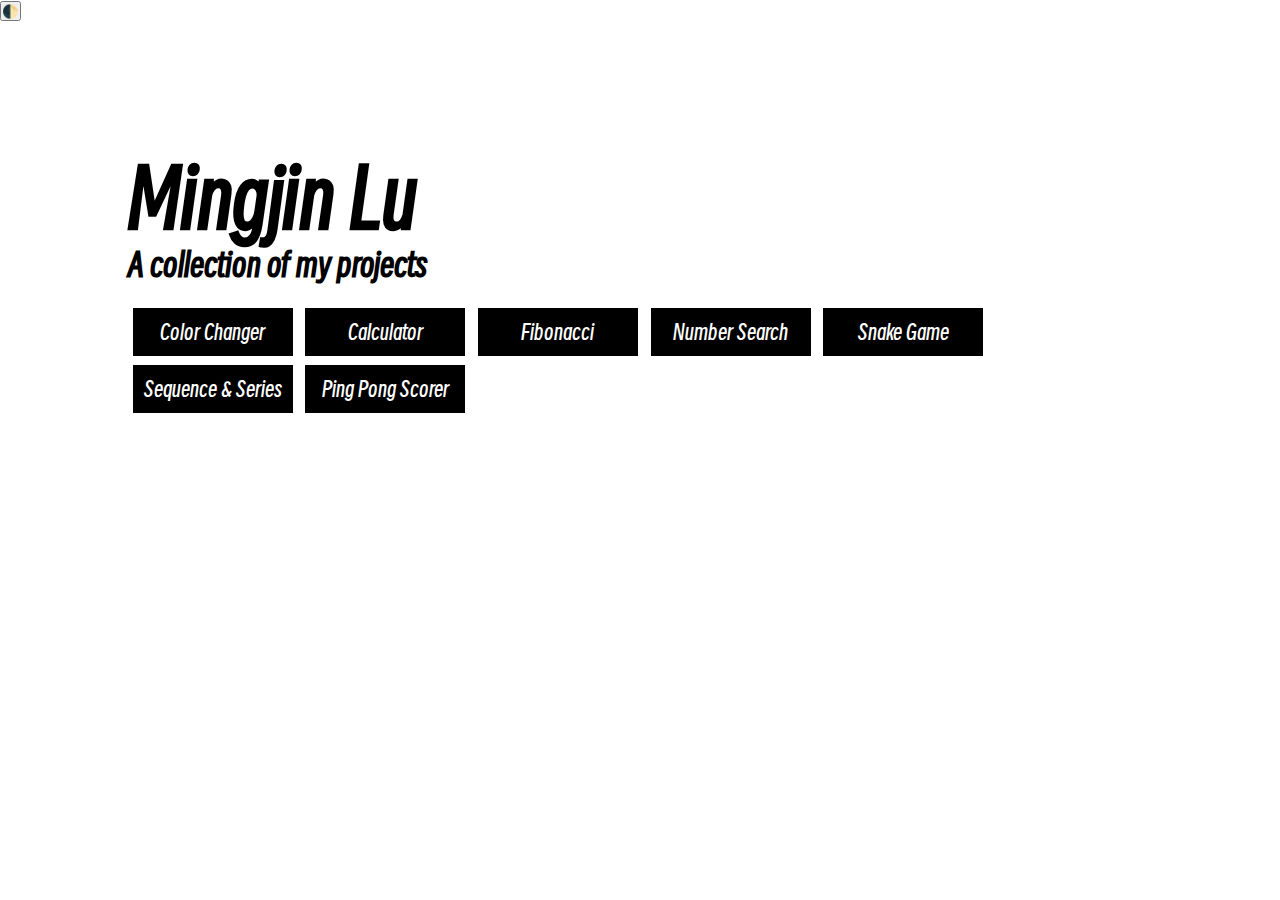
<file: index.html>
<!DOCTYPE html>
<html lang="en">

<head>
    <meta charset="UTF-8">
    <meta name="viewport" content="width=device-width, initial-scale=1.0">
    <title>Mobiusium</title>
    <link rel="stylesheet" href="style.css">
    <style>
        .title {
            font-size: 5em;
        }
    </style>
</head>

<body>
    <button class="dark-mode-toggle" onclick="toggleDarkMode()">🌓</button>
    <div class="container">
        <h1 class="title">Mingjin Lu</h1>
        <h1>A collection of my projects
        </h1><br>
        <a href="color_changer/color_changer.html">Color Changer</a>
        <a href="calculator/calculator.html">Calculator</a>
        <a href="fibonacci/fibonacci.html">Fibonacci</a>
        <a href="linear_and_binary_search/index.html">Number Search</a>
        <a href="snakegame/index.html">Snake Game</a>
        <a href="sequence_and_series/index.html">Sequence & Series</a>
        <a href="https://mlumobi.github.io/Ping-Pong-Scorer-On-Browser/">Ping Pong Scorer</a>
    </div>

    <script>
        function toggleDarkMode() {
            document.body.classList.toggle('dark-mode');
            localStorage.setItem('darkMode', document.body.classList.contains('dark-mode'));
        }

        // Check for saved dark mode preference
        if (localStorage.getItem('darkMode') === 'true') {
            document.body.classList.add('dark-mode');
        }
    </script>
</body>

</html>
</file>
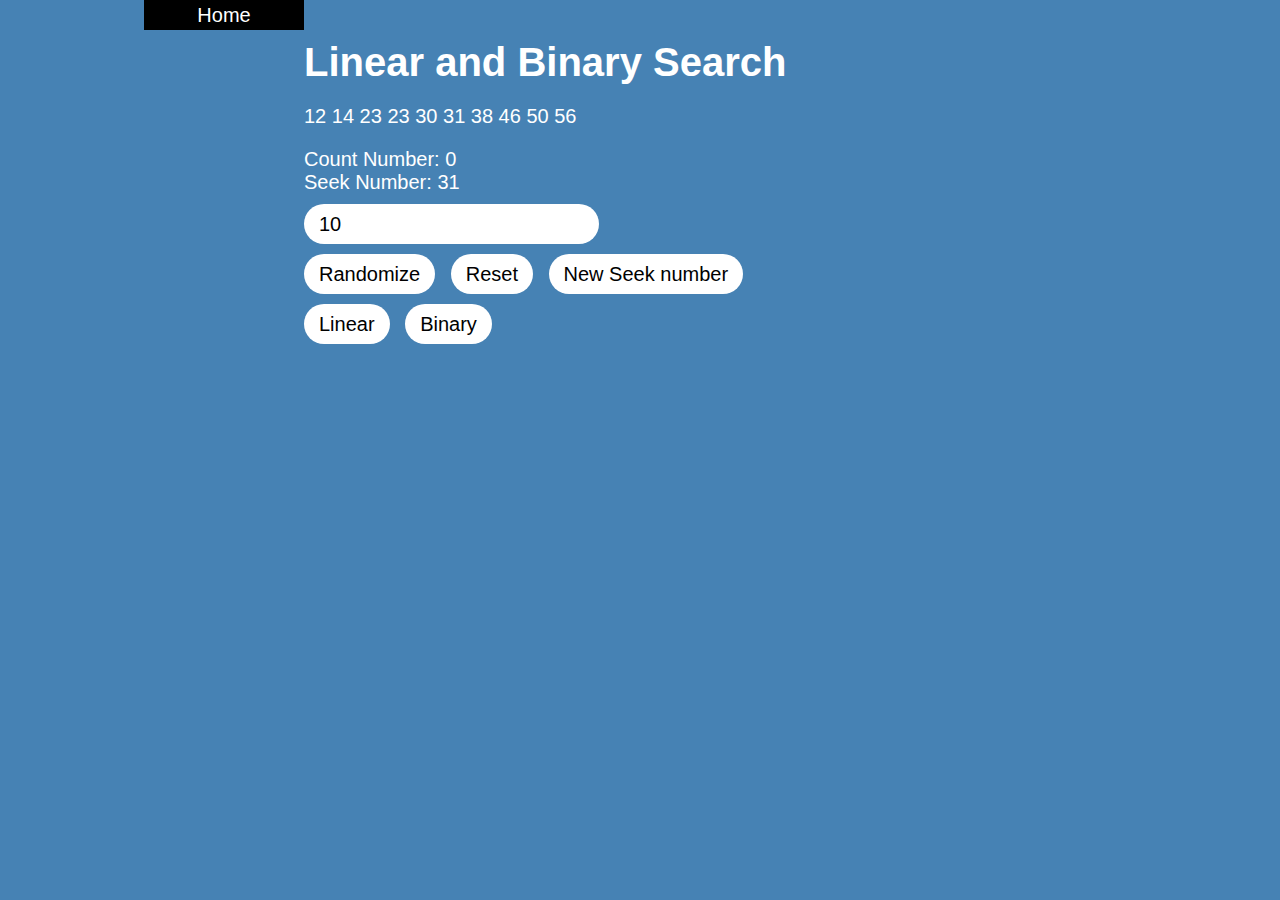
<file: linear_and_binary_search/index.html>
<!DOCTYPE html>
<html lang="en">

<head>
    <meta charset="UTF-8">
    <meta name="viewport" content="width=device-width, initial-scale=1.0">
    <title>Linear and Binary Search</title>
    <link rel="stylesheet" href="style.css">
    <style>
        a {
            display: inline-block;
            width: 8rem;
            height: 1.5rem;
            line-height: 1.5rem;
            text-align: center;
            background-color: black;
            color: white;
            text-decoration: none;
        }
    </style>
</head>

<body>
    <a href="../index.html">Home</a>
    <div class="container">
        <h1>Linear and Binary Search</h1>
        <p id="number-list">1 2 3 4 5 6 7 8 9 10</p>
        <div id="count-display">Count Number: 0</div>
        <div id="seek-display">Seek Number: Undefined</div>
        <input type="number" id="list-length" name="list-length" value="10" oninput="makeListOfNumbers()"><br>
        <button id="randomize" onclick="makeListOfNumbers()">Randomize</button>
        <button id="reset" onclick="reset()">Reset</button>
        <button id="new-seek-number" onclick="getSeekNumber()">New Seek number</button><br>
        <button id="Linear" onclick="useLinearSearch()">Linear</button>
        <button id="Binary" onclick="useBinarySearch()">Binary</button>
    </div>
</body>
<script src="script.js"></script>

</html>
</file>
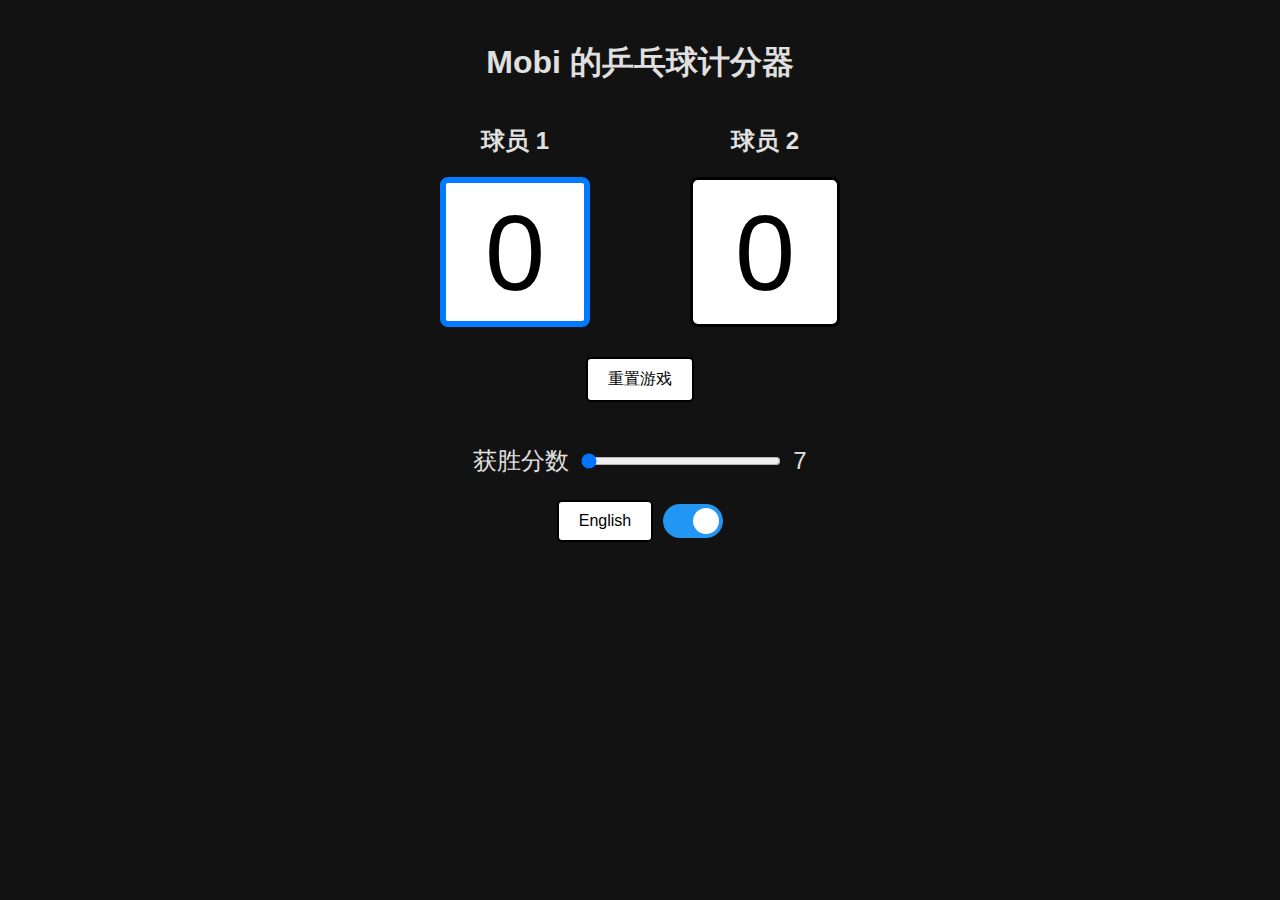
<file: PingPong/index.html>
<!DOCTYPE html>
<html lang="en">
<head>
  <meta charset="UTF-8">
  <meta name="viewport" content="width=device-width, initial-scale=1.0">
  <title>Mobi's Ping Pong Scorer</title>
  <link rel="stylesheet" href="style.css">
</head>
<body class="dark-mode">
  <h1>Mobi's Ping Pong Scorer</h1>

  <!-- Scoreboard Container -->
  <div class="scoreboard-container">
    <!-- Scoreboard -->
    <div class="scoreboard">
      <div class="player" id="player1">
        <h2 class="player-title" onclick="changeInitialServer(1)">Player 1</h2>
        <div class="player-score" id="score1" onclick="addPoint(1)">0</div>
      </div>
      <div class="player" id="player2">
        <h2 class="player-title" onclick="changeInitialServer(2)">Player 2</h2>
        <div class="player-score" id="score2" onclick="addPoint(2)">0</div>
      </div>
    </div>
    <!-- Deuce Message -->
    <div class="deuce-message" id="deuce-message"></div>
  </div>

  <!-- Control Buttons -->
  <div class="buttons">
    <button onclick="resetGame()">Reset Game</button>
  </div>

  <!-- Settings Section -->
  <div class="settings">
    <div class="winning-points">
      <label for="winning-points">Winning Points</label>
      <input type="range" id="winning-points" min="7" max="11" value="7" step="1" oninput="updateWinningPointsLabel(this.value)">
      <span id="winning-points-label">7</span>
    </div>
  </div>

  <!-- Language Switcher -->
  <div class="language-switcher">
    <button onclick="toggleLanguage()">中文</button>
    <label class="switch">
      <input type="checkbox" id="darkModeToggle" onclick="toggleDarkMode()">
      <span class="slider"></span>
    </label>
  </div>

  <script src="script.js"></script>
</body>
</html>
</file>
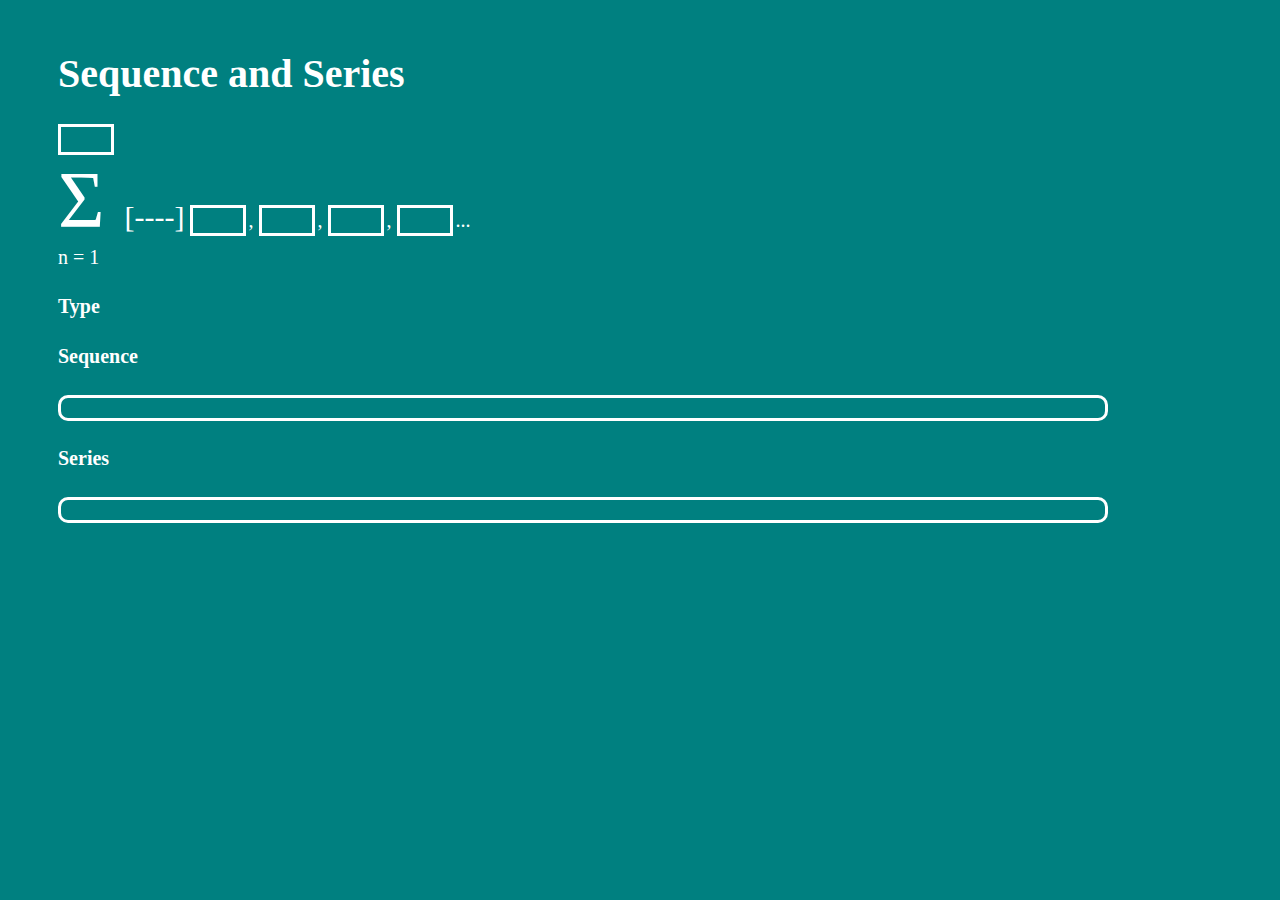
<file: sequence_and_series/index.html>
<!doctype html>
<html lang="en">

<head>
    <meta charset="UTF-8">
    <title>Sequence and Series</title>
    <link rel="shortcut icon" href="img/sigma.svg.png">
    <link rel="stylesheet" href="style.css" media="all">
</head>

<body>

    <div class="core">
        <h1>Sequence and Series</h1>

        <input oninput="main()" type="text" maxlength="4" id="length_of_sequence" class="input_box">
        <br>
        <span id="sigma">Σ </span><span id="formula">[----]</span>
        <input oninput="main()" type="text" maxlength="4" id="term1" class="input_box">,
        <input oninput="main()" type="text" maxlength="4" id="term2" class="input_box">,
        <input oninput="main()" type="text" maxlength="4" id="term3" class="input_box">,
        <input oninput="main()" type="text" maxlength="4" id="term4" class="input_box">...
        <br>
        <div>n = 1</div>

        <h4>Type</h4>
        <div id="type"></div>
        <h4>Sequence</h4>
        <div id="sequence"></div>
        <h4>Series</h4>
        <div id="series"></div>
    </div>
</body>
<script src="script.js"></script>

</html>
</file>
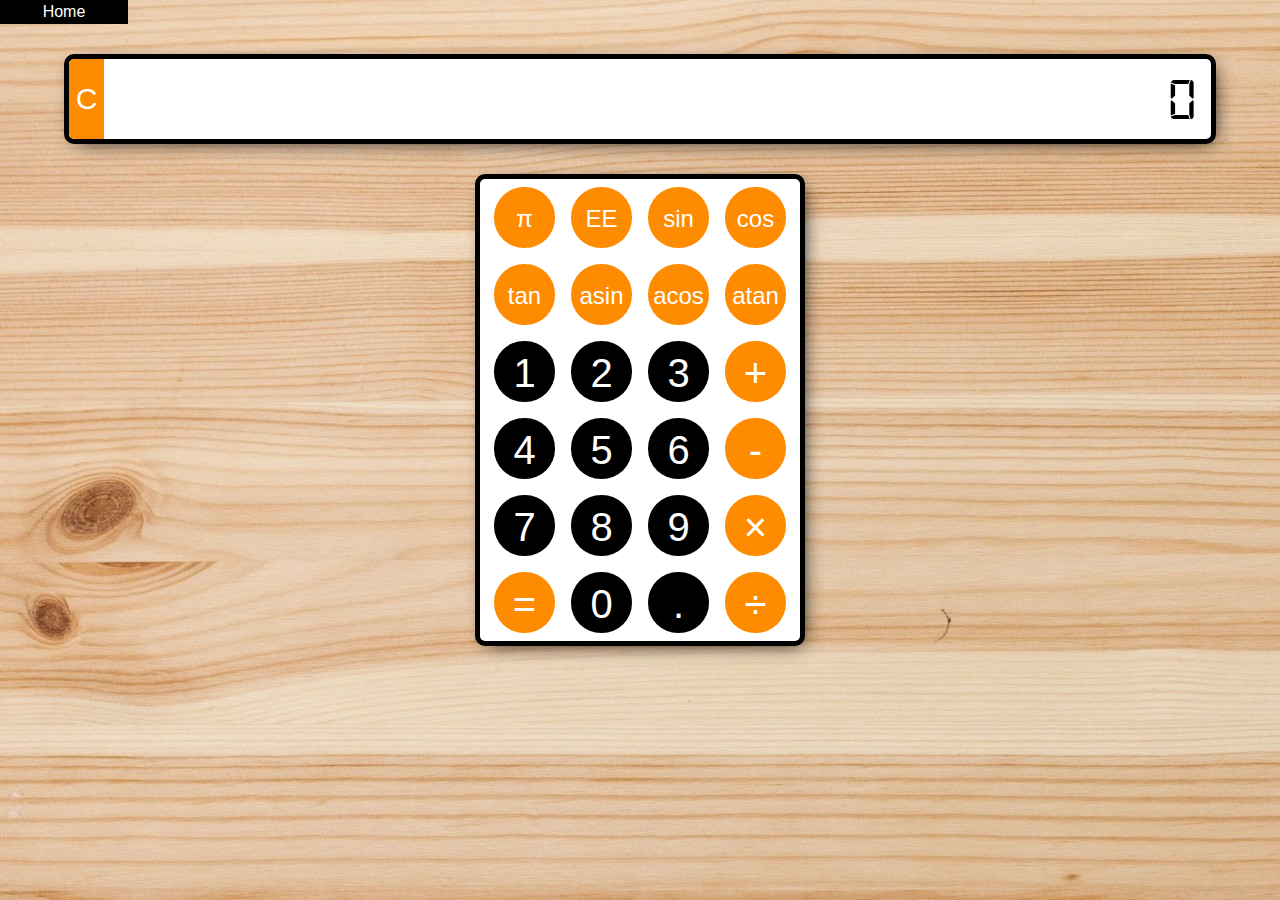
<file: calculator/calculator.html>
<!DOCTYPE html>
<html lang="en">

<head>
    <meta charset="UTF-8">
    <meta name="viewport" content="width=device-width, initial-scale=1.0, maximum-scale=1.0, user-scalable=0">
    <title>Calculator</title>
    <link rel="shortcut icon" href="img/09_Calculator-512.png" type="image/x-icon">
    <link rel="stylesheet" href="calculator.css">
    <style>
        a {
            display: inline-block;
            width: 8rem;
            height: 1.5rem;
            line-height: 1.5rem;
            text-align: center;
            background-color: black;
            color: white;
            text-decoration: none;
        }
    </style>
</head>

<body>
    <a href="../index.html">Home</a>
    <div class="display-box">
        <div class="display" id="display">0</div>
        <div class="keyClear" id="keyClear" onclick="pressKeyClear()">C</div>
    </div>

    <div class="keyboard">
        <div class="key color keyTrig" id="keyPi" onclick="pressKeyPi()">π</div>
        <div class="key color" id="keyEE" onclick="pressKey('EE')">EE</div>
        <div class="key color keyTrig" id="keyTrig" onclick="pressKeyTrig('sin')">sin</div>
        <div class="key color keyTrig" id="keyTrig" onclick="pressKeyTrig('cos')">cos</div>
        <div class="key color keyTrig" id="keyTrig" onclick="pressKeyTrig('tan')">tan</div>
        <div class="key color keyTrig" id="keyTrig" onclick="pressKeyTrig('asin')">asin</div>
        <div class="key color keyTrig" id="keyTrig" onclick="pressKeyTrig('acos')">acos</div>
        <div class="key color keyTrig" id="keyTrig" onclick="pressKeyTrig('atan')">atan</div>
        <div class="key" id="key1" onclick="pressNum(1)">1</div>
        <div class="key" id="key2" onclick="pressNum(2)">2</div>
        <div class="key" id="key3" onclick="pressNum(3)">3</div>
        <div class="key color" id="keyPlus" onclick="pressKey('+')">+</div>

        <div class="key" id="key4" onclick="pressNum(4)">4</div>
        <div class="key" id="key5" onclick="pressNum(5)">5</div>
        <div class="key" id="key6" onclick="pressNum(6)">6</div>
        <div class="key color" id="keyMinus" onclick="pressKey('-')">-</div>

        <div class="key" id="key7" onclick="pressNum(7)">7</div>
        <div class="key" id="key8" onclick="pressNum(8)">8</div>
        <div class="key" id="key9" onclick="pressNum(9)">9</div>
        <div class="key color" id="keyTimes" onclick="pressKey('*')">×</div>

        <div class="key color" id="keyEqual" onclick="pressKeyEqual()">=</div>
        <div class="key" id="key0" onclick="pressNum(0)">0</div>
        <div class="key" id="keyDecimal" onclick="pressKeyDecimal()">.</div>
        <div class="key color" id="keyDivide" onclick="pressKey('/')">÷</div>


    </div>
</body>
<script src="calculator.js"></script>

</html>
</file>
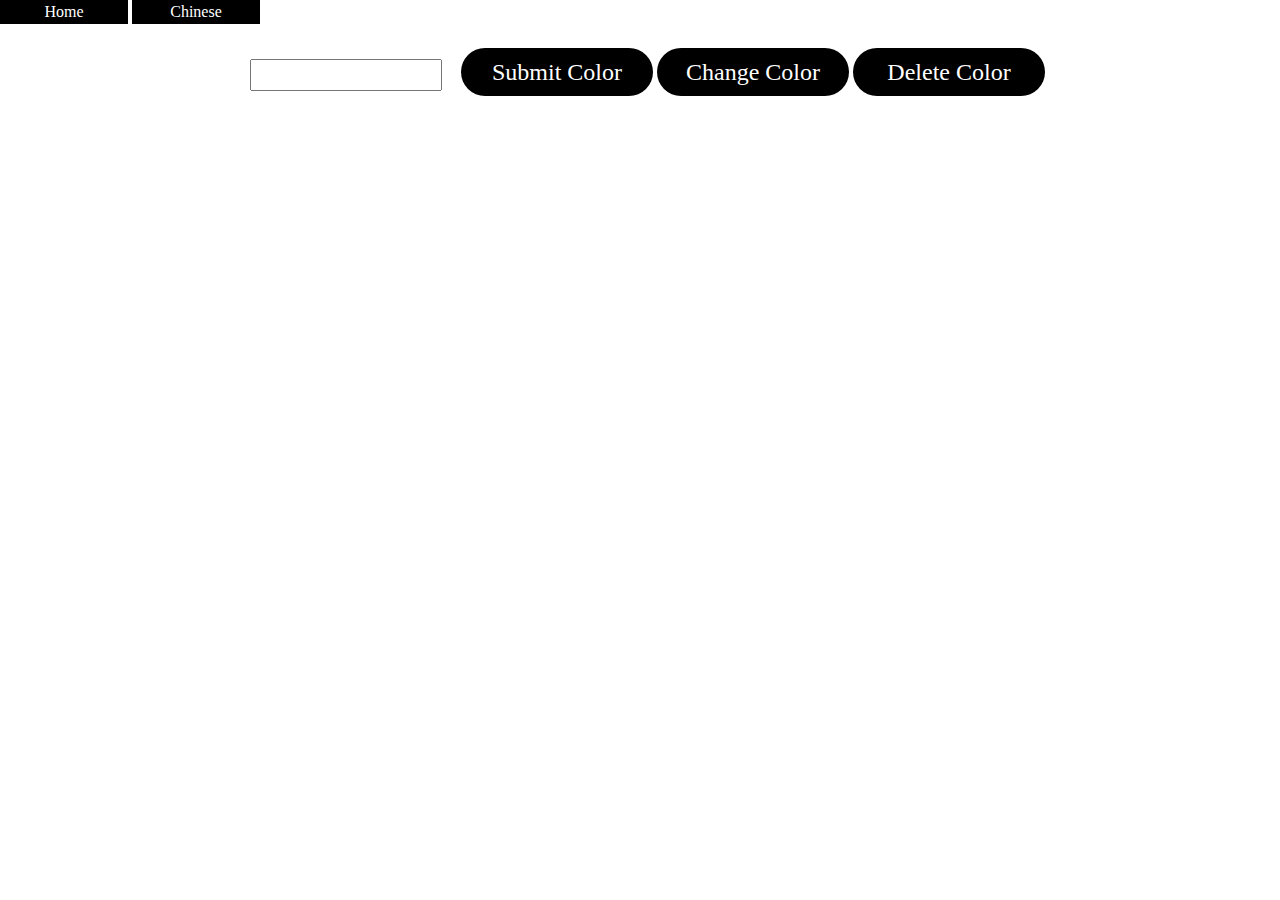
<file: color_changer/color_changer.html>
<!DOCTYPE html>
<html lang="en">

<head>
    <meta charset="UTF-8">
    <meta name="viewport" content="width=device-width, initial-scale=1.0">
    <title>Color Changer</title>
    <link rel="stylesheet" href="color_changer.css">
    <style>
        a {
            display: inline-block;
            width: 8rem;
            height: 1.5rem;
            line-height: 1.5rem;
            text-align: center;
            background-color: black;
            color: white;
            text-decoration: none;
        }
    </style>
</head>

<body>
    <a href="../index.html">Home</a>
    <a href="color_changer_zh.html">Chinese</a>
    <div class="control">
        <input type="text" id="submitColor">
        <div class="button unselectable" onclick="submitColor()">Submit Color</div>
        <div class="button unselectable" onclick="changeColor()">Change Color</div>
        <div class="button unselectable" onclick="deleteColor()">Delete Color</div>
        <div id="colorName"></div>
    </div>

</body>
<script src="color_changer.js"></script>

</html>
</file>
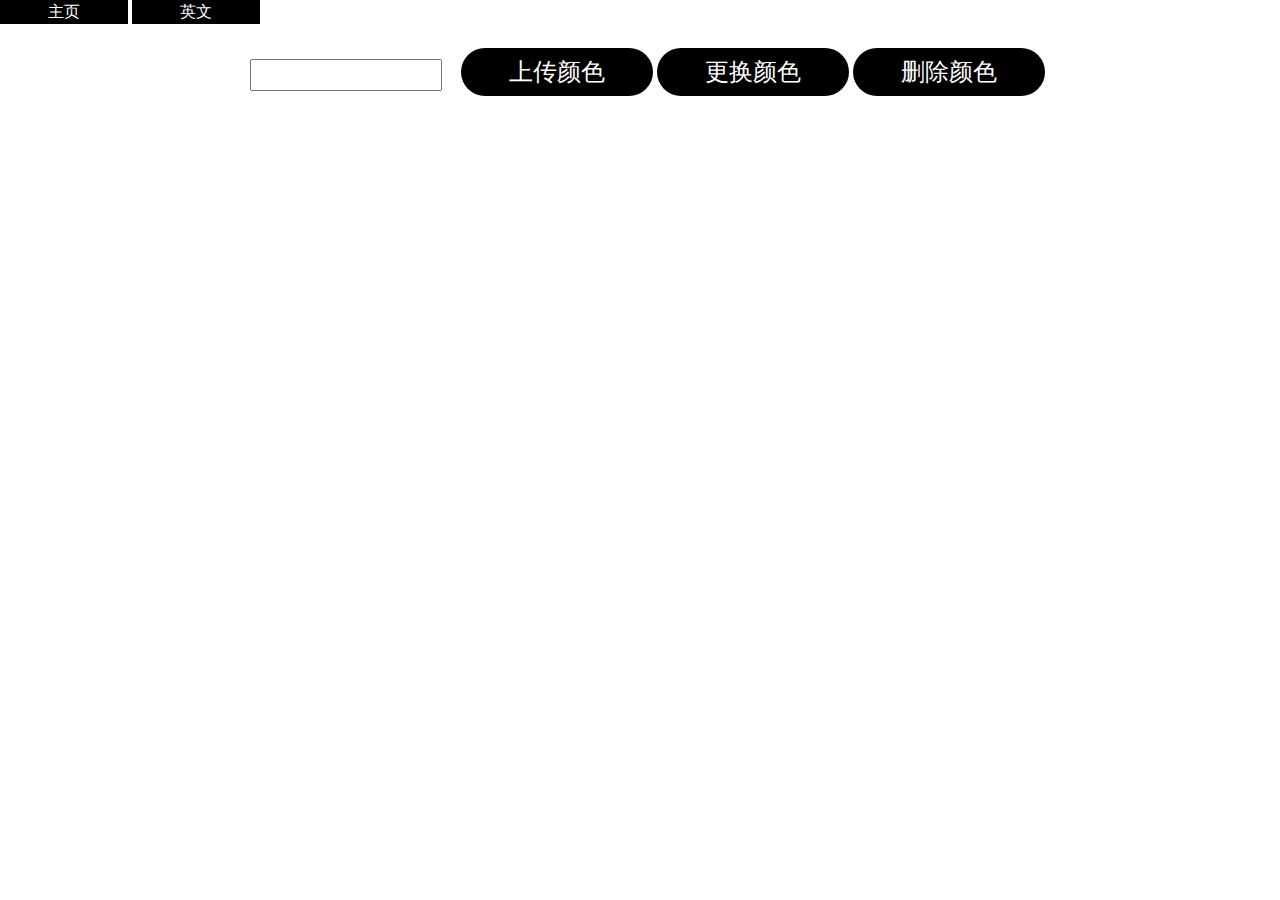
<file: color_changer/color_changer_zh.html>
<!DOCTYPE html>
<html lang="zh">

<head>
    <meta charset="UTF-8">
    <meta name="viewport" content="width=device-width, initial-scale=1.0">
    <title>Color Changer</title>
    <link rel="stylesheet" href="color_changer.css">
    <style>
        a {
            display: inline-block;
            width: 8rem;
            height: 1.5rem;
            line-height: 1.5rem;
            text-align: center;
            background-color: black;
            color: white;
            text-decoration: none;
        }
    </style>
</head>

<body>
    <a href="../index.html">主页</a>
    <a href="color_changer.html">英文</a>
    <div class="control">
        <input type="text" id="submitColor">
        <div class="button unselectable" onclick="submitColor()">上传颜色</div>
        <div class="button unselectable" onclick="changeColor()">更换颜色</div>
        <div class="button unselectable" onclick="deleteColor()">删除颜色</div>
        <div id="colorName"></div>
    </div>

</body>
<script src="color_changer.js"></script>

</html>
</file>
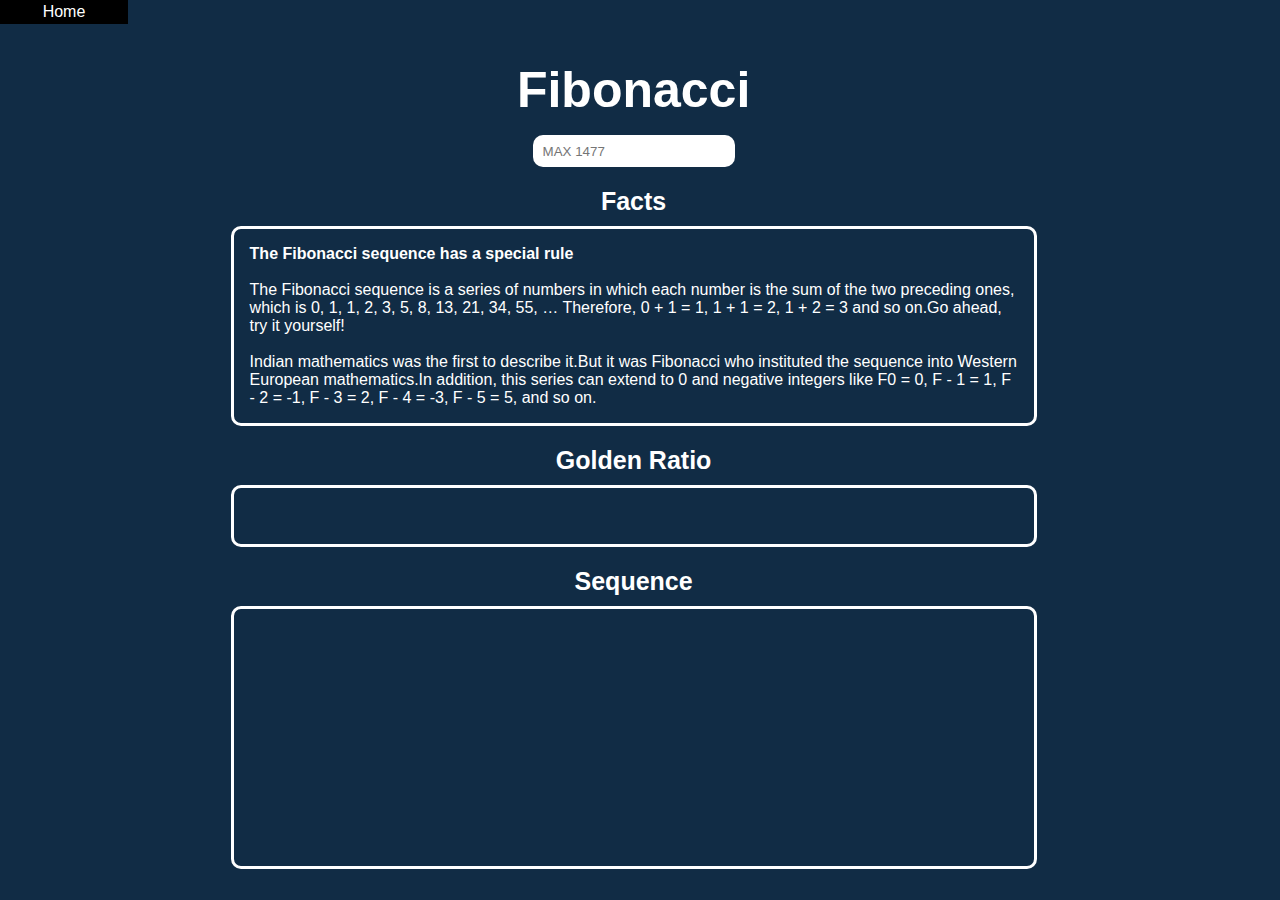
<file: fibonacci/fibonacci.html>
<!DOCTYPE html>
<html lang="en">

<head>
    <meta charset="UTF-8">
    <meta name="viewport" content="width=device-width, initial-scale=1.0">
    <title>Fibonacci</title>
    <link rel="stylesheet" href="fibonacci.css">
    <link rel="shortcut icon" href="img/fibonacci_icon.png" type="image/x-icon">
    <style>
        a {
            position: absolute;
            top: 0;
            left: 0;
            width: 8rem;
            height: 1.5rem;
            line-height: 1.5rem;
            text-align: center;
            background-color: black;
            color: white;
            text-decoration: none;
        }
    </style>
</head>

<body>
    <a href="../index.html">Home</a>
    <div class="container">
        <h1>Fibonacci</h1>
        <input type="text" id="fib-length" value="" placeholder="MAX 1477" oninput="updateWebpage();">
        <h3>Facts</h3>
        <div id="fact" class="box" onclick="displayFact()"></div>
        <h3>Golden Ratio</h3>
        <div id="golden-ratio" class="box"></div>
        <h3>Sequence</h3>
        <div id="sequence" class="box"></div>
    </div>
</body>
<script src="fibonacci.js"></script>

</html>
</file>
<file: style.css>
* {
    margin: 0;
    padding: 0;
    box-sizing: border-box;
    font-family: SmileySans, -apple-system, BlinkMacSystemFont, 'Segoe UI', Roboto, Oxygen, Ubuntu, Cantarell, 'Open Sans', 'Helvetica Neue', sans-serif;
}
body {
    font-size: 16px;
}

.title {
    font-family: SmileySans;
}

.container {
    width: auto;
    height: auto;
    margin: 10vw 10vw ;
}
a {
    font-size: 1.3rem;
    margin: 0.3rem;
    display: inline-block;
    width: 10rem;
    height: 3rem;
    line-height: 3rem;
    text-align: center;
    background-color: black;
    color: white;
    text-decoration: none;
}

@font-face {
    font-family: SmileySans;
    src: url("fonts/SmileySans-Oblique.ttf") /* TTF file for CSS3 browsers */
   }
</file>
<file: linear_and_binary_search/style.css>
* {
    margin: 0;
    padding: 0;
    box-sizing: border-box;
    font-family: -apple-system, BlinkMacSystemFont, 'Segoe UI', Roboto, Oxygen, Ubuntu, Cantarell, 'Open Sans', 'Helvetica Neue', sans-serif;
    font-size: 20px;
}

body {
    display: flex;
    justify-content: center;
    color: white;
    width: 100vw;
    height: 100vh;
    background: steelblue;
}

h1 {
    font-size: 2em;
}

.container {
    width: 65vw;
    height: 80vh;
    margin-top: 2em;
}

p {
    margin-top: 1rem;
    margin-bottom: 1rem;
}

input {
    margin-top: 10px;
    padding-left: 15px;
    padding-right: 15px;
    line-height: 2em;
    border-radius: 20px;
    border: none;
    outline: none;
    color: black;
    background: white;
}

button {
    margin-right: 10px;
    margin-top: 10px;
    padding-left: 15px;
    padding-right: 15px;
    line-height: 2em;
    border-radius: 20px;
    border: none;
    outline: none;
    color: black;
    background: white;
}

button:hover {
    transform: translate(0,-2px);
}

button:active {
    transform: translate(0,2px);
}

.current-index {
    color: navy;
    font-size: 1.5rem;
    font-weight: bold;
}

.checked-index {
    color: darkorange;
    font-size: 1.5em;
}

.rejected-index {
    color: lightgreen;
    font-size: 1.5rem;
}
</file>
<file: PingPong/style.css>
body {
  font-family: 'Arial', sans-serif;
  display: flex;
  flex-direction: column;
  align-items: center;
  margin: 0;
  padding: 20px;
  transition: background-color 0.3s, color 0.3s; /* Smooth transition */
}
body.dark-mode {
  background-color: #121212; /* Dark background color */
  color: #e0e0e0; /* Light text color */
}
body.light-mode {
  background-color: #ffffff; /* Light background color */
  color: #000000; /* Dark text color */
}
h1 {
  color: inherit; /* Inherit color from body */
  margin-bottom: 0px;
}
.scoreboard-container {
  position: relative; /* Container for absolute positioning */
  display: flex;
  justify-content: center;
  align-items: center;
  margin-top: 0px;
}
.scoreboard {
  display: flex;
  justify-content: center;
  align-items: center; /* Center items vertically */
  gap: 100px; /* Increase gap between player scores */
  margin-top: 20px;
}
.player {
  text-align: center;
}
.player-title {
  cursor: pointer; /* Indicate that the title is clickable */
  font-weight: bold; /* Make player title bold */
  color: inherit; /* Inherit color from body */
}
.player-score {
  font-size: 108px; /* Increase font size by 1.5 times */
  width: 150px; /* Increase width by 1.5 times */
  height: 150px; /* Increase height by 1.5 times */
  margin: 10px 0;
  padding: 10px;
  border: 3px solid black; /* Original black border for score */
  border-radius: 8px;
  display: flex; /* Use flex to center text */
  justify-content: center; /* Center text horizontally */
  align-items: center; /* Center text vertically */
  user-select: none; /* Prevent text selection */
  color: black; /* Original black color for score text */
  background-color: white; /* Original white background for score box */
  box-sizing: border-box; /* Ensure size remains the same */
}
.serving {
  border-width: 6px; /* Thicker border for serving indicator */
  border-color: #007bff; /* Blue serving indicator */
  box-sizing: border-box; /* Ensure size remains the same */
}
.winner {
  border-width: 6px; /* Thicker border for winner indicator */
  border-color: green; /* Green border for winning player */
  background-color: #d4edda; /* Light green background for winning player */
  cursor: default; /* Prevent user from selecting score */
  box-sizing: border-box; /* Ensure size remains the same */
}
.deuce-message {
  position: absolute; /* Position absolutely within the container */
  font-size: 20px; /* Increase font size for Deuce */
  font-weight: bold; /* Make Deuce bold */
  background-color: #121212; /* Dark background color for Deuce */
  color: #e0e0e0; /* Light color for Deuce text */
  padding: 10px; /* Padding around the text */
  border-radius: 8px; /* Rounded corners */
  display: none; /* Initially hidden */
  left: 50%; /* Center horizontally */
  transform: translateX(-50%); /* Adjust for centering */
}
.deuce-message.active {
  display: block; /* Show when active */
}
body.dark-mode .deuce-message {
  background-color: #ffffff; /* White background for Deuce in dark mode */
  color: #000000; /* Black text for Deuce in dark mode */
}
.buttons {
  margin-top: 20px;
  display: flex;
  gap: 10px;
}
.settings {
  margin-top: 40px; /* Space above settings */
  text-align: center; /* Center align settings */
}
.winning-points {
  display: flex;
  align-items: center; /* Center items vertically */
  gap: 10px; /* Space between input and buttons */
  font-size: 1.5rem; /* Increase font size */
}
input[type="range"] {
  width: 200px; /* Increase width of slider */
  height: 34px; /* Increase height of slider */
}
input[type="number"] {
  width: 60px; /* Make input shorter */
}
.buttons button {
  background-color: #ffffff; /* White background */
  color: #000000; /* Black text */
  border: 2px solid #000000; /* Black border */
  padding: 10px 20px; /* Add padding */
  font-size: 16px; /* Increase font size */
  font-family: 'Arial', sans-serif; /* Use Arial font */
  border-radius: 5px; /* Rounded corners */
  cursor: pointer; /* Pointer cursor on hover */
  transition: background-color 0.3s, color 0.3s; /* Smooth transition */
}

.buttons button:hover {
  background-color: #e0e0e0; /* Light grey background on hover */
  color: #000000; /* Black text on hover */
}

.language-switcher {
  margin-top: 20px;
  display: flex;
  align-items: center;
  gap: 10px;
}

.language-switcher button {
  background-color: #ffffff; /* White background */
  color: #000000; /* Black text */
  border: 2px solid #000000; /* Black border */
  padding: 10px 20px; /* Add padding */
  font-size: 16px; /* Adjust font size */
  font-family: 'Arial', sans-serif; /* Use Arial font */
  border-radius: 5px; /* Rounded corners */
  cursor: pointer; /* Pointer cursor on hover */
  transition: background-color 0.3s, color 0.3s; /* Smooth transition */
  width: auto; /* Remove fixed width */
  height: auto; /* Remove fixed height */
  padding: 10px 20px; /* Add padding */
}

.language-switcher button:hover {
  background-color: #e0e0e0; /* Light grey background on hover */
  color: #000000; /* Black text on hover */
}

/* Toggle Switch */
.switch {
  position: relative;
  display: inline-block;
  width: 60px;
  height: 34px;
}

.switch input {
  opacity: 0;
  width: 0;
  height: 0;
}

.slider {
  position: absolute;
  cursor: pointer;
  top: 0;
  left: 0;
  right: 0;
  bottom: 0;
  background-color: #ccc;
  transition: 0.4s;
  border-radius: 34px;
}

.slider:before {
  position: absolute;
  content: "";
  height: 26px;
  width: 26px;
  left: 4px;
  bottom: 4px;
  background-color: white;
  transition: 0.4s;
  border-radius: 50%;
}

input:checked + .slider {
  background-color: #2196F3;
}

input:checked + .slider:before {
  transform: translateX(26px);
}

/* ...existing code... */
.portrait-warning {
  display: none; /* Initially hidden */
  position: fixed;
  top: 50%;
  left: 50%;
  transform: translate(-50%, -50%);
  background-color: #333333;
  color: #ffffff;
  padding: 40px; /* Increase padding */
  border-radius: 8px;
  text-align: center;
  z-index: 1000; /* Ensure it appears above other elements */
  font-size: 1.5rem; /* Increase font size */
  width: 60vw; /* Set width to 80% of the viewport width */
}
</file>
<file: sequence_and_series/style.css>
body {
    background-color: teal;
    color: white;
    font-family: Georgia;
    font-size: 20px;
}
.core {
    margin-left: 50px;
    margin-top: 50px;
}
input {
    font-size:20px;
    width: 2.3em;
    margin-right: 3px;
    background-color: teal;
    border: white solid 3px;
    color: white;
    outline: none;
}
#sigma {
    font-size:4em;
}
#formula {
    font-size: 1.5em;
}
#sequence, #series {
    padding: 10px;
    width: 80vw;
    border: white solid 3px;
    border-radius: 10px;
}
</file>
<file: calculator/calculator.css>
* {
    margin: 0;
    padding: 0;
    font-family: Arial;
    font-weight: normal;
    box-sizing: border-box;
}

a {
    display: inline-block;
    width: 8rem;
    height: 1.5rem;
    line-height: 1.5rem;
    text-align: center;
    background-color: black;
    color: white;
    text-decoration: none;
}
body {
    background-image: url(img/wood-wallpaper-desktop-2048x1368-for-macbook.jpg);
    /* Retain existing background image and add font-family */
}

.display-box {
    position: relative;
    margin: 30px auto;
    width: 90vw;
    height: 90px;
    padding: 15px;
    padding-left: 50px;
    background-color: white;
    color: black;
    border-radius: 10px;
    font-size: 60px;
    line-height: 50px;
    text-align: right;
    overflow: hidden;
    border: black 5px solid;
    box-shadow: 5px 5px 20px -8px #000000;
}

.keyboard {
    margin: 15px auto;
    display: flex;
    flex-wrap: wrap;
    justify-content: center;
    align-items: center;
    width: 330px;
    /* height: 470px; */
    background-color: white;
    border-radius: 10px;
    border: black 5px solid;
    box-shadow: 5px 5px 20px -8px #000000;
}
.key {
   margin: 8px;
    width: 61px;
    height: 61px;
    background-color: black;
    color: white;
    border-radius: 30px;
    line-height: 64px;
    text-align: center;
    font-size: 40px;
    /* unselectable */
    -webkit-touch-callout: none;
    -webkit-user-select: none;
    -khtml-user-select: none;
    -moz-user-select: none;
    -ms-user-select: none;
    user-select: none;
}

.color{
    background-color: darkorange;
}
.keyboard .color:active{
    background-color: rgb(255, 191, 113);
}

.key:active {
    background-color: rgb(116, 116, 116);
    box-shadow: inset 3px 5px 5px 0px rgba(0,0,0,0.75);
}

.keyClear {
    position: absolute;
    top: 0px;
    left: 0px;
    border-top-left-radius: 5px;
    border-bottom-left-radius: 5px;
    width: 35px;
    height: 80px;
    line-height: 80px;
    font-size: 0.5em;
    color: white;
    text-align: center;
    background-color: darkorange;
    /* unselectable */
    -webkit-touch-callout: none;
    -webkit-user-select: none;
    -khtml-user-select: none;
    -moz-user-select: none;
    -ms-user-select: none;
    user-select: none;
}

.keyClear:active{
    background-color: rgb(255, 191, 113);
    box-shadow: inset 3px 5px 5px 0px rgba(0,0,0,0.75);
}

.keyTrig,
#keyEE {
    font-size: 1.5em;
}

@font-face {
    font-family: 'Digital-7';
    src: url('digital-7.ttf') format('truetype');
}

#display {
    font-family: 'Digital-7', monospace, "Helvetica Neue", Helvetica, Arial, sans-serif;
    font-variant-numeric: tabular-nums;
}
</file>
<file: color_changer/color_changer.css>
*{
    margin: 0;
    padding: 0;
    box-sizing: border-box;
}
input{
    width: 12rem;
    height: 2rem;
    margin: 15px;
    margin-bottom: 0;
    padding: 10px;
}

.control {
    width: 900px;
    margin: 20px auto;
    text-align: center;
}

.button {
    display: inline-block;
    width: 12rem;
    height: 3rem;
    color: white;
    font-size: 1.5rem;
    background-color: black;
    text-align: center;
    line-height: 3rem;
    border-radius: 30px;
    transition-duration: 0.2s;
}
.unselectable {
    -webkit-touch-callout: none;
    -webkit-user-select: none;
    -khtml-user-select: none;
    -moz-user-select: none;
    -ms-user-select: none;
    user-select: none;
}

.button:hover {
    background-color:white;
    color: black;
    cursor: pointer;
}

#colorName {
    font-size: 3rem;
    margin-left: 20px;
    color:white;
}
</file>
<file: fibonacci/fibonacci.css>
* {
    margin: 0;
    padding: 0;
}

body {
    color: white;
    font-family: Helvetica;
    width: 100%;
    height: 100vh;
    background: #112C45;
}

.container {
    position: absolute;
    top: 5vh;
    left: 17vw;
    width: 65vw;
    height: 50vw;
}

h1 {
    font-size: 50px;
    text-align: center;
    line-height: 90px;
}

h3 {
    font-size: 25px;
    text-align: center;
    margin-top: 20px;
    margin-bottom: 10px;
}

#fib-length {
    display: block;
    margin: 0 auto;
    width: 15vw;
    height: 2rem;
    border-radius: 10px;
    padding-left: 10px;
    outline: none;
    border: none;
}

.box {
    font-size: 1rem;
    margin: 0px auto;
    width: 60vw;
    height: 25vh;
    overflow-x: hidden;
    overflow-y: auto;
    border: white solid 3px;
    border-radius: 10px;
    padding: 1rem;
}

#golden-ratio {
    height:1.5rem;
    line-height: 1.5rem;
}

#fact {
    height: auto;
}

#fact:active {
    background-color: #4db1eb;
}
</file>
